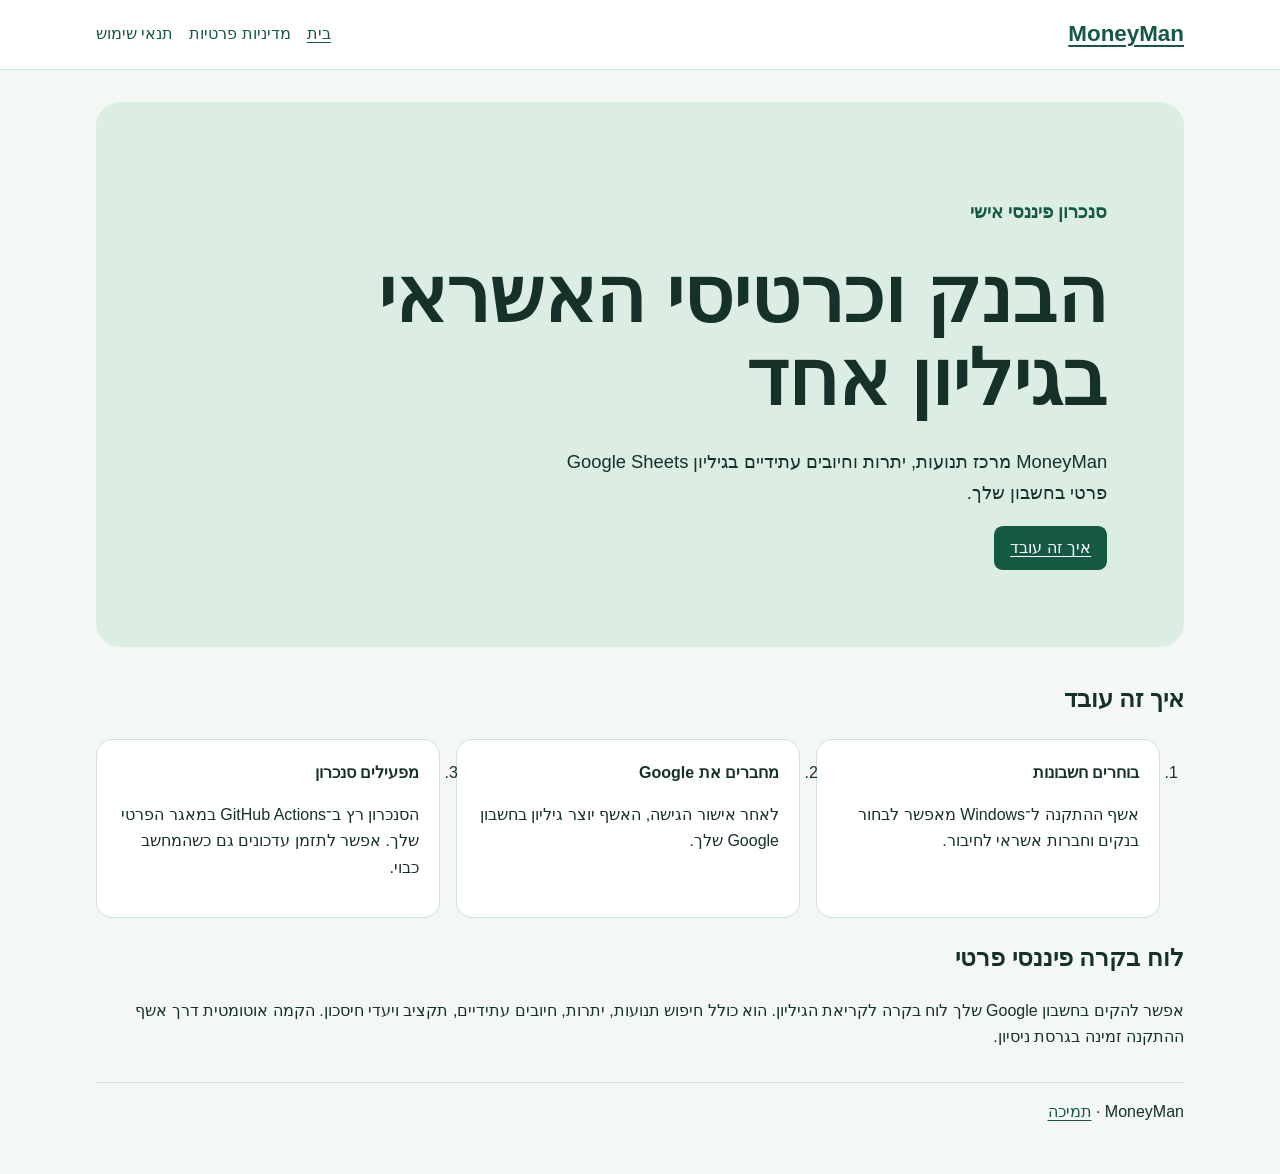
<file: index.html>
<!doctype html>
<html lang="he" dir="rtl">
<head><meta charset="utf-8"><meta name="viewport" content="width=device-width, initial-scale=1"><title>בית | MoneyMan</title><link rel="stylesheet" href="style.css"></head>
<body><a class="skip" href="#main">לתוכן הראשי</a><header><div class="wrap bar"><a class="brand" href="index.html" dir="ltr">MoneyMan</a><nav aria-label="ניווט ראשי"><a href="index.html" aria-current="page">בית</a><a href="privacy.html">מדיניות פרטיות</a><a href="terms.html">תנאי שימוש</a></nav></div></header>
<main id="main" class="wrap"><div class="hero"><p class="tag">סנכרון פיננסי אישי</p><h1>הבנק וכרטיסי האשראי<br>בגיליון אחד</h1><p>MoneyMan מרכז תנועות, יתרות וחיובים עתידיים בגיליון Google Sheets פרטי בחשבון שלך.</p><a class="button" href="#how">איך זה עובד</a></div><section id="how"><h2>איך זה עובד</h2><ol class="steps"><li><strong>בוחרים חשבונות</strong><p>אשף ההתקנה ל־Windows מאפשר לבחור בנקים וחברות אשראי לחיבור.</p></li><li><strong>מחברים את Google</strong><p>לאחר אישור הגישה, האשף יוצר גיליון בחשבון Google שלך.</p></li><li><strong>מפעילים סנכרון</strong><p>הסנכרון רץ ב־GitHub Actions במאגר הפרטי שלך. אפשר לתזמן עדכונים גם כשהמחשב כבוי.</p></li></ol></section><section><h2>לוח בקרה פיננסי פרטי</h2><p>אפשר להקים בחשבון Google שלך לוח בקרה לקריאת הגיליון. הוא כולל חיפוש תנועות, יתרות, חיובים עתידיים, תקציב ויעדי חיסכון. הקמה אוטומטית דרך אשף ההתקנה זמינה בגרסת ניסיון.</p></section></main>
<footer class="wrap"><bdi>MoneyMan</bdi> · <a href="mailto:mytovmail@gmail.com">תמיכה</a></footer></body></html>
</file>
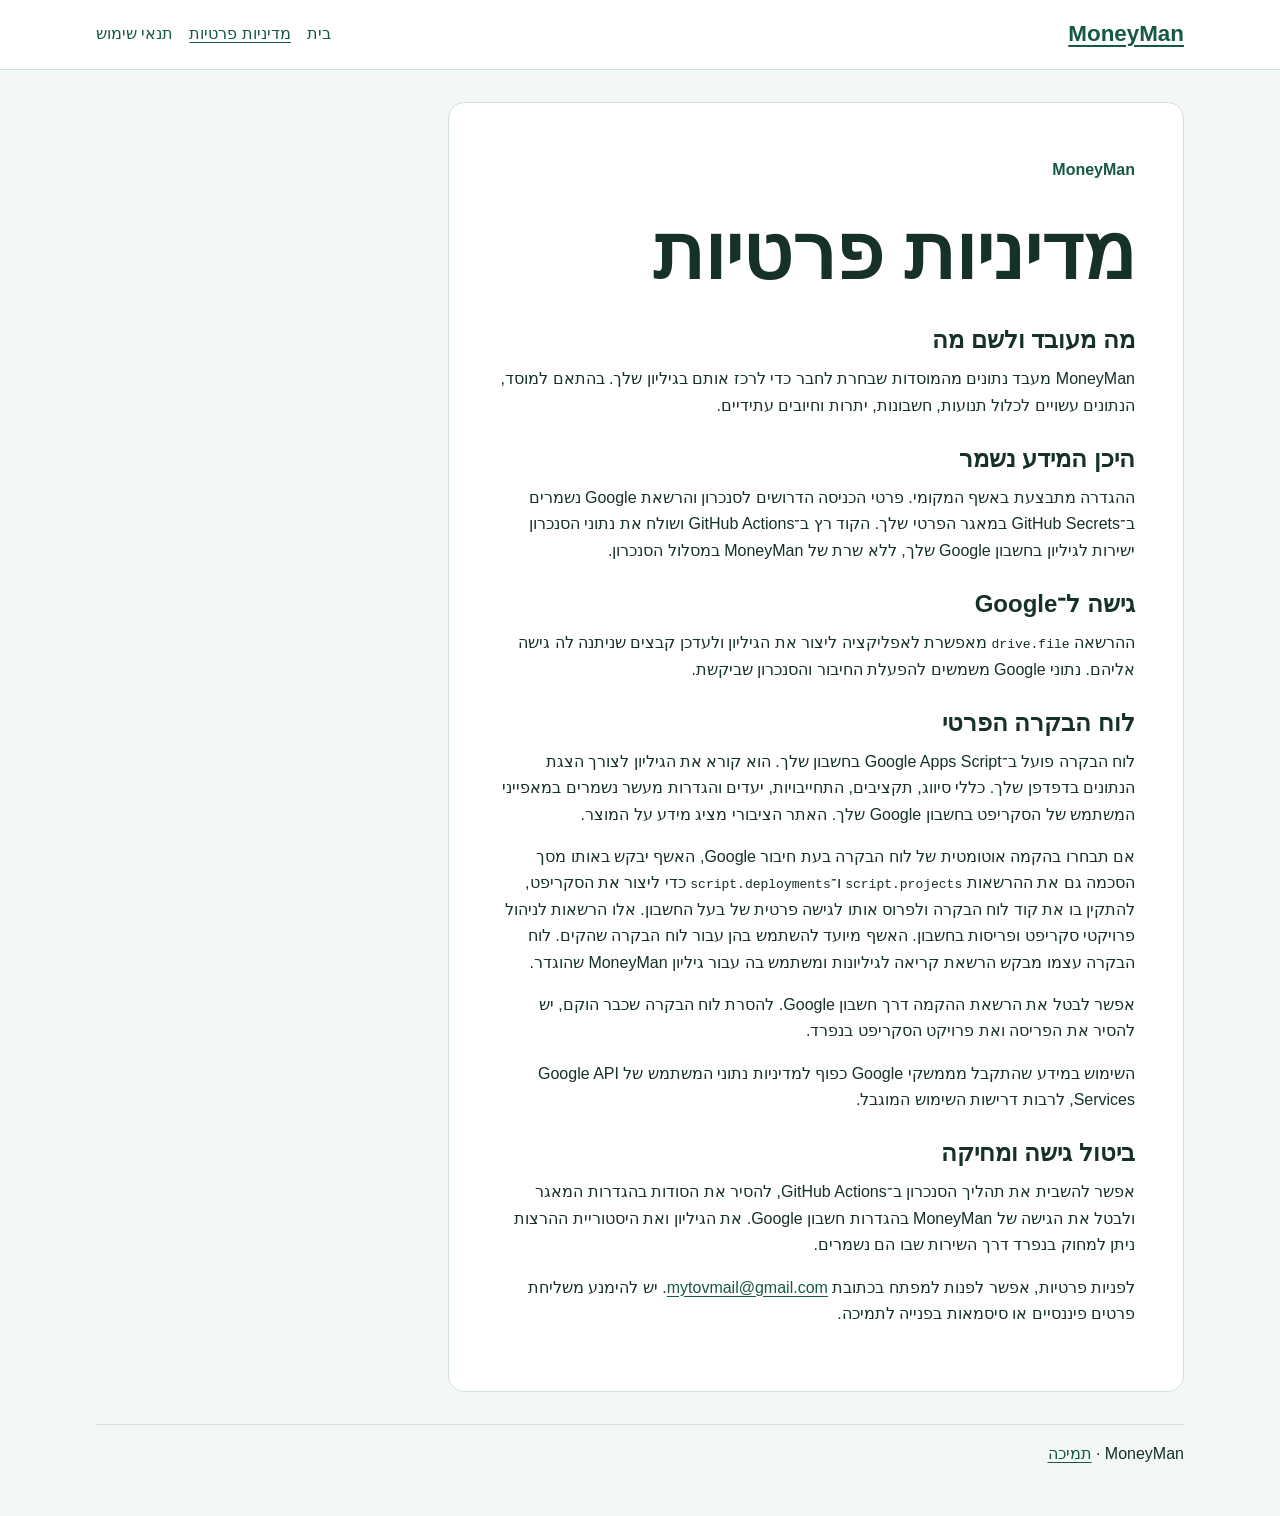
<file: privacy.html>
<!doctype html>
<html lang="he" dir="rtl">
<head><meta charset="utf-8"><meta name="viewport" content="width=device-width, initial-scale=1"><title>מדיניות פרטיות | MoneyMan</title><link rel="stylesheet" href="style.css"></head>
<body><a class="skip" href="#main">לתוכן הראשי</a><header><div class="wrap bar"><a class="brand" href="index.html" dir="ltr">MoneyMan</a><nav aria-label="ניווט ראשי"><a href="index.html">בית</a><a href="privacy.html" aria-current="page">מדיניות פרטיות</a><a href="terms.html">תנאי שימוש</a></nav></div></header>
<main id="main" class="wrap"><article><p class="tag">MoneyMan</p><h1>מדיניות פרטיות</h1><h2>מה מעובד ולשם מה</h2><p>MoneyMan מעבד נתונים מהמוסדות שבחרת לחבר כדי לרכז אותם בגיליון שלך. בהתאם למוסד, הנתונים עשויים לכלול תנועות, חשבונות, יתרות וחיובים עתידיים.</p><h2>היכן המידע נשמר</h2><p>ההגדרה מתבצעת באשף המקומי. פרטי הכניסה הדרושים לסנכרון והרשאת Google נשמרים ב־GitHub Secrets במאגר הפרטי שלך. הקוד רץ ב־GitHub Actions ושולח את נתוני הסנכרון ישירות לגיליון בחשבון Google שלך, ללא שרת של MoneyMan במסלול הסנכרון.</p><h2>גישה ל־Google</h2><p>ההרשאה <code dir="ltr">drive.file</code> מאפשרת לאפליקציה ליצור את הגיליון ולעדכן קבצים שניתנה לה גישה אליהם. נתוני Google משמשים להפעלת החיבור והסנכרון שביקשת.</p><h2>לוח הבקרה הפרטי</h2><p>לוח הבקרה פועל ב־Google Apps Script בחשבון שלך. הוא קורא את הגיליון לצורך הצגת הנתונים בדפדפן שלך. כללי סיווג, תקציבים, התחייבויות, יעדים והגדרות מעשר נשמרים במאפייני המשתמש של הסקריפט בחשבון Google שלך. האתר הציבורי מציג מידע על המוצר.</p><p>אם תבחרו בהקמה אוטומטית של לוח הבקרה בעת חיבור Google, האשף יבקש באותו מסך הסכמה גם את ההרשאות <code dir="ltr">script.projects</code> ו־<code dir="ltr">script.deployments</code> כדי ליצור את הסקריפט, להתקין בו את קוד לוח הבקרה ולפרוס אותו לגישה פרטית של בעל החשבון. אלו הרשאות לניהול פרויקטי סקריפט ופריסות בחשבון. האשף מיועד להשתמש בהן עבור לוח הבקרה שהקים. לוח הבקרה עצמו מבקש הרשאת קריאה לגיליונות ומשתמש בה עבור גיליון MoneyMan שהוגדר.</p><p>אפשר לבטל את הרשאת ההקמה דרך חשבון Google. להסרת לוח הבקרה שכבר הוקם, יש להסיר את הפריסה ואת פרויקט הסקריפט בנפרד.</p><p>השימוש במידע שהתקבל מממשקי Google כפוף למדיניות נתוני המשתמש של Google API Services, לרבות דרישות השימוש המוגבל.</p><h2>ביטול גישה ומחיקה</h2><p>אפשר להשבית את תהליך הסנכרון ב־GitHub Actions, להסיר את הסודות בהגדרות המאגר ולבטל את הגישה של MoneyMan בהגדרות חשבון Google. את הגיליון ואת היסטוריית ההרצות ניתן למחוק בנפרד דרך השירות שבו הם נשמרים.</p><p>לפניות פרטיות, אפשר לפנות למפתח בכתובת <a href="mailto:mytovmail@gmail.com"><bdi>mytovmail@gmail.com</bdi></a>. יש להימנע משליחת פרטים פיננסיים או סיסמאות בפנייה לתמיכה.</p></article></main>
<footer class="wrap"><bdi>MoneyMan</bdi> · <a href="mailto:mytovmail@gmail.com">תמיכה</a></footer></body></html>
</file>
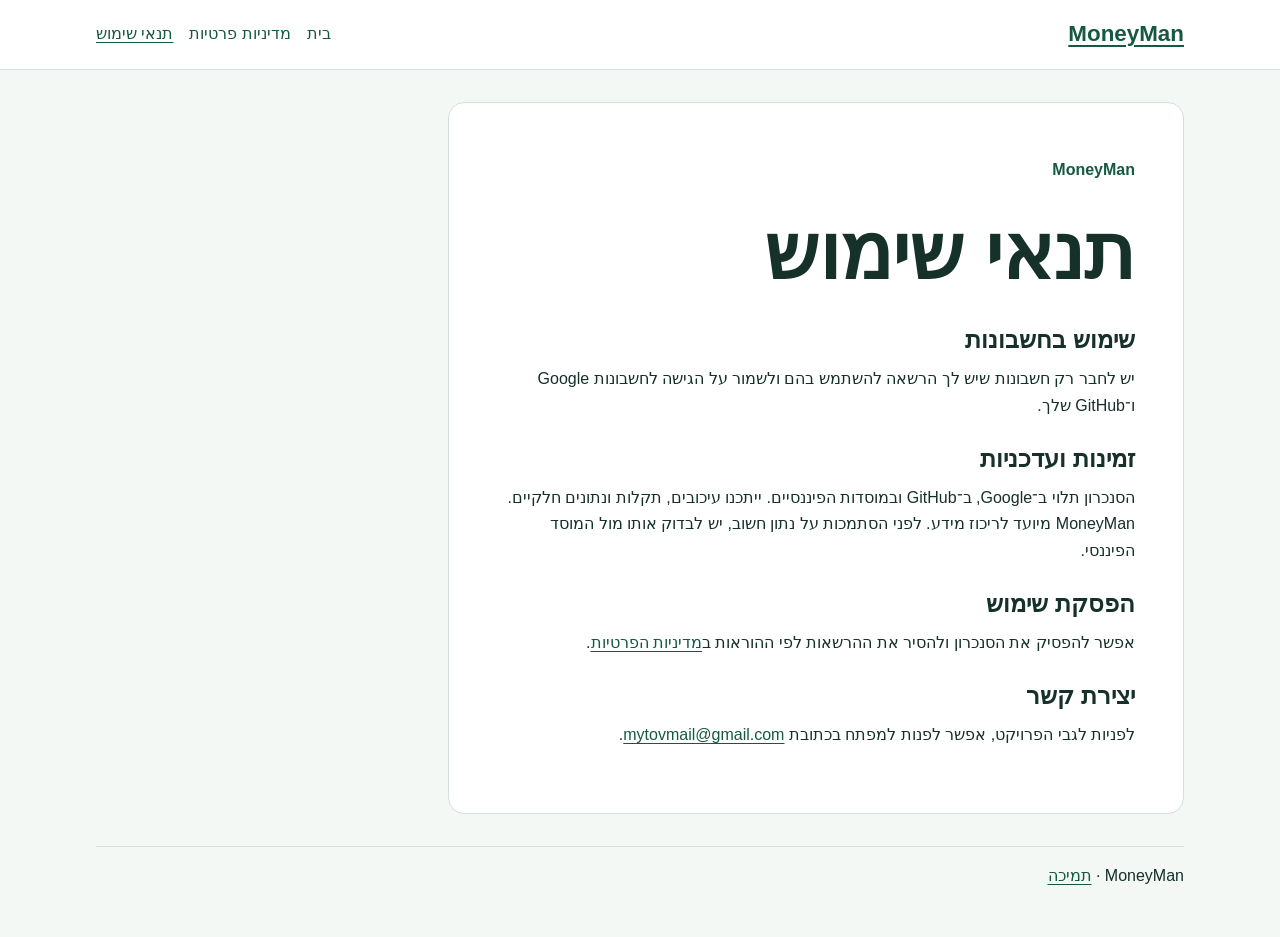
<file: terms.html>
<!doctype html>
<html lang="he" dir="rtl">
<head><meta charset="utf-8"><meta name="viewport" content="width=device-width, initial-scale=1"><title>תנאי שימוש | MoneyMan</title><link rel="stylesheet" href="style.css"></head>
<body><a class="skip" href="#main">לתוכן הראשי</a><header><div class="wrap bar"><a class="brand" href="index.html" dir="ltr">MoneyMan</a><nav aria-label="ניווט ראשי"><a href="index.html">בית</a><a href="privacy.html">מדיניות פרטיות</a><a href="terms.html" aria-current="page">תנאי שימוש</a></nav></div></header>
<main id="main" class="wrap"><article><p class="tag">MoneyMan</p><h1>תנאי שימוש</h1><h2>שימוש בחשבונות</h2><p>יש לחבר רק חשבונות שיש לך הרשאה להשתמש בהם ולשמור על הגישה לחשבונות Google ו־GitHub שלך.</p><h2>זמינות ועדכניות</h2><p>הסנכרון תלוי ב־Google, ב־GitHub ובמוסדות הפיננסיים. ייתכנו עיכובים, תקלות ונתונים חלקיים. MoneyMan מיועד לריכוז מידע. לפני הסתמכות על נתון חשוב, יש לבדוק אותו מול המוסד הפיננסי.</p><h2>הפסקת שימוש</h2><p>אפשר להפסיק את הסנכרון ולהסיר את ההרשאות לפי ההוראות ב<a href="privacy.html">מדיניות הפרטיות</a>.</p><h2>יצירת קשר</h2><p>לפניות לגבי הפרויקט, אפשר לפנות למפתח בכתובת <a href="mailto:mytovmail@gmail.com"><bdi>mytovmail@gmail.com</bdi></a>.</p></article></main>
<footer class="wrap"><bdi>MoneyMan</bdi> · <a href="mailto:mytovmail@gmail.com">תמיכה</a></footer></body></html>
</file>
<file: style.css>
:root { color-scheme: light; font-family: Arial, sans-serif; background: #f4f8f5; color: #16302a; line-height: 1.65; }
* { box-sizing: border-box; }
body { margin: 0; }
.wrap { width: min(68rem, calc(100% - 2rem)); margin-inline: auto; }
header { background: white; border-block-end: 1px solid #d2e1d9; }
.bar, nav { display: flex; align-items: center; flex-wrap: wrap; gap: 1rem; }
.bar { justify-content: space-between; padding-block: 1rem; }
a { color: #165943; text-underline-offset: .2em; }
a:focus-visible { outline: 3px solid #a55b00; outline-offset: 4px; }
.brand { font-size: 1.4rem; font-weight: 800; }
nav a { text-decoration: none; }
nav a:hover, nav [aria-current] { text-decoration: underline; }
.skip { position: absolute; inset-inline-start: 1rem; transform: translateY(-150%); background: white; padding: .5rem; }
.skip:focus { transform: none; }
.hero { margin-block: 2rem; padding: clamp(1.5rem, 6vw, 5rem); background: #dceee4; border-radius: 1.5rem; }
h1 { font-size: clamp(2.4rem, 7vw, 4.8rem); line-height: 1.08; margin-block: .35em; }
.hero p { max-width: 34rem; font-size: 1.15rem; }
.tag { font-weight: 700; color: #165943; }
.button { display: inline-block; background: #165943; color: white; border-radius: .55rem; padding: .55rem 1rem; }
.steps { display: grid; grid-template-columns: repeat(auto-fit, minmax(min(100%, 15rem), 1fr)); gap: 1rem; padding-inline-start: 1.5rem; }
.steps li, article { background: white; border: 1px solid #d2e1d9; border-radius: 1rem; padding: 1.25rem; }
article { max-width: 46rem; margin-block: 2rem; padding: clamp(1.25rem, 4vw, 3rem); }
article h2 { margin-block-end: 0; }
article p { margin-block-start: .4rem; }
footer { margin-block: 2rem; border-block-start: 1px solid #d2e1d9; padding-block: 1rem; }
</file>
